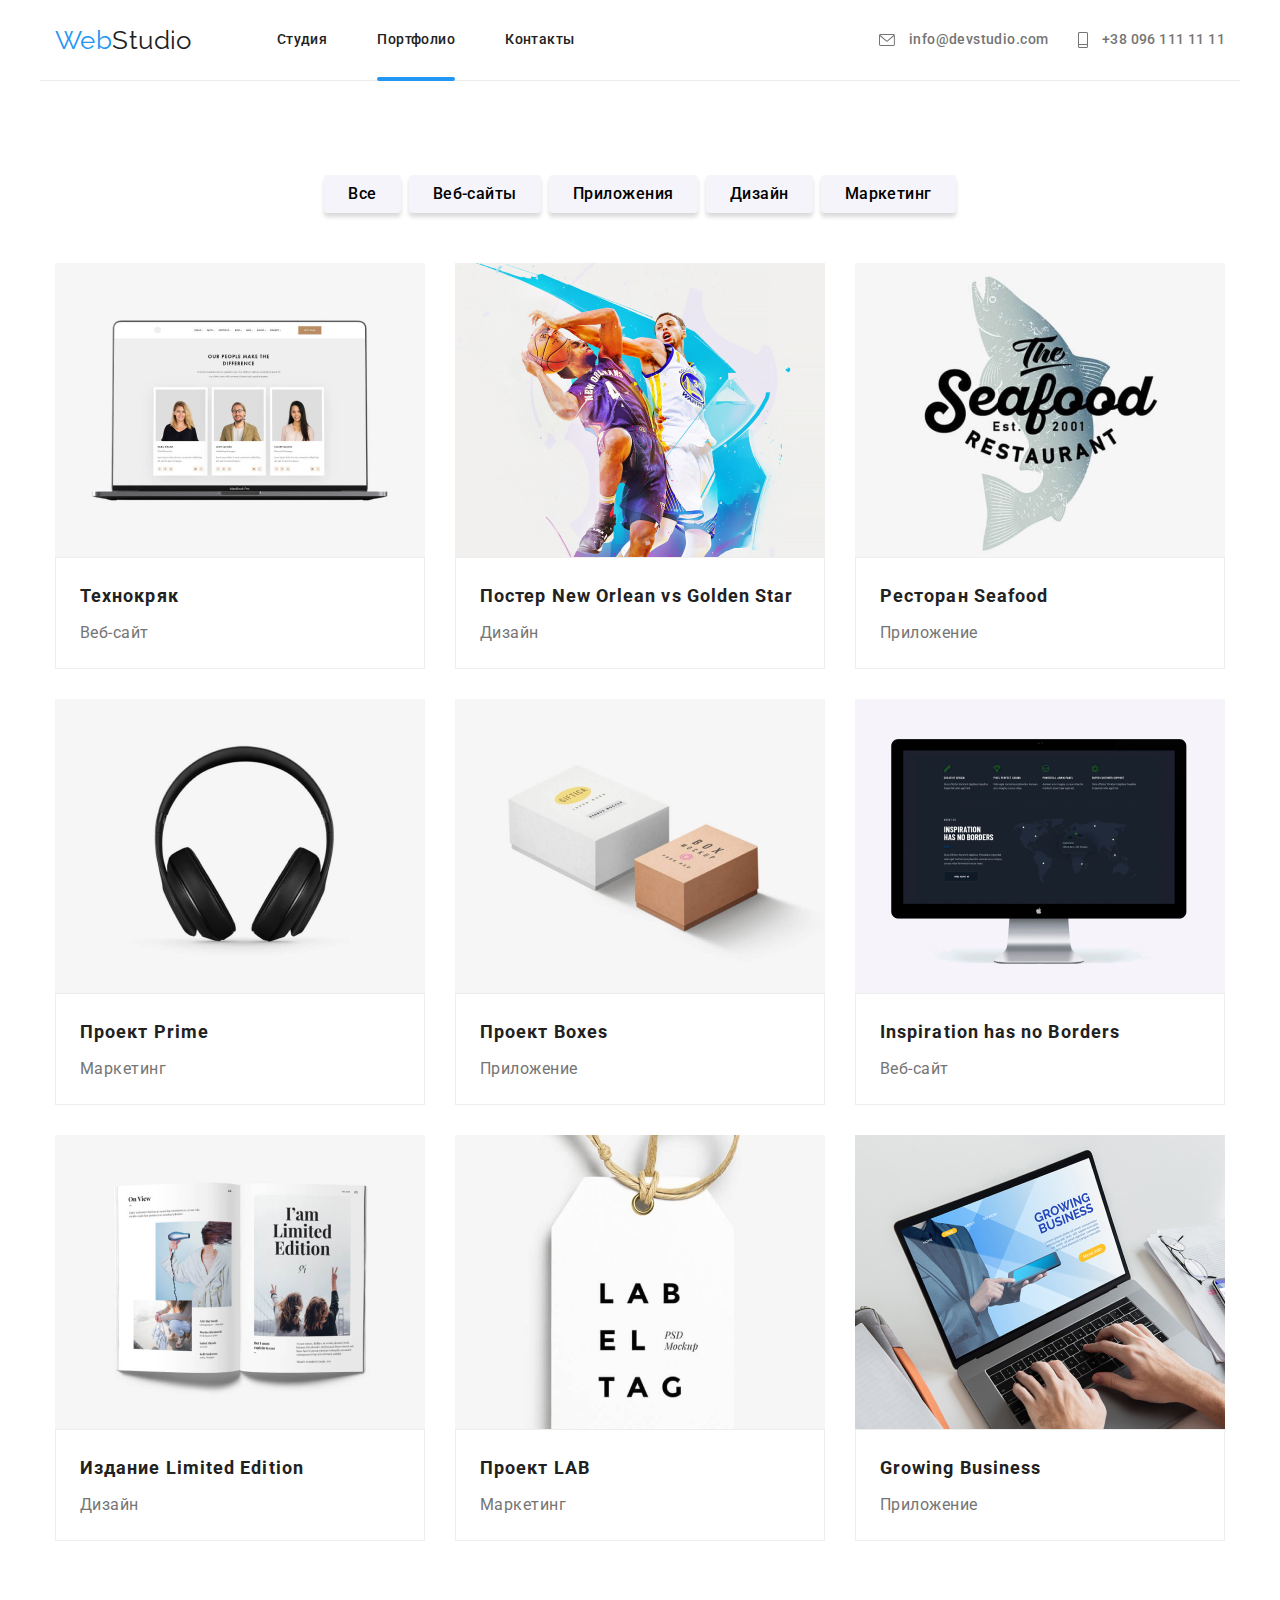
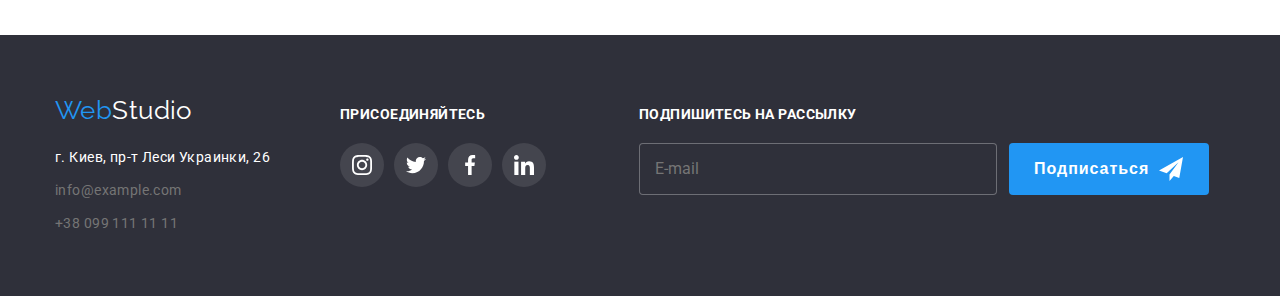
<file: portfolio.html>
<!DOCTYPE html>
<html lang="en">
  <head>
    <meta charset="UTF-8" />
    <meta name="viewport" content="width=device-width, initial-scale=1.0" />
    <title>homework</title>
    <link
      href="https://fonts.googleapis.com/css2?family=Raleway:wght@700&family=Roboto:wght@500;700;900&display=swap"
      rel="stylesheet"
    />
    <link rel="stylesheet" href="./css/main.min.css" />
  </head>
  <body>
    <header class="page-header">
      <nav class="container main-nav">
        <a href="./index.html" class="logo">
          <span class="logo-accent">Web</span>Studio</a
        >
        <ul class="site-nav list">
          <li class="item"><a href="./index.html" class="link">Студия</a></li>
          <li class="item">
            <a href="./portfolio.html" class="link site-nav-link--current"
              >Портфолио</a
            >
          </li>
          <li class="item"><a href="" class="link">Контакты</a></li>
        </ul>
        <ul class="contacts-nav list">
          <li class="contacts-nav item">
            <a href="mailto:info@devstudio.com" class="contacts-nav link">
              <svg class="icon-nav" width="16" height="12">
                <use href="./images/spritemeil.svg#icon-envelope"></use>
              </svg>
              info@devstudio.com
            </a>
          </li>
          <li class="contacts-nav item">
            <a href="tel:+380961111111" class="contacts-nav link">
              <svg class="icon-nav" width="10" height="16">
                <use href="./images/spritemeil.svg#icon-Vector"></use>
              </svg>
              +38 096 111 11 11
            </a>
          </li>
        </ul>
      </nav>
    </header>
    <main>
      <section class="section portfolio-section">
        <div class="container portfolio-container">
          <h1 class="hidden">скрытый заголовок</h1>
          <ul class="filter">
            <li class="filter-item">
              <button type="button" class="button button-secondary">Все</button>
            </li>
            <li class="filter-item">
              <button type="button" class="button button-secondary">
                Веб-сайты
              </button>
            </li>
            <li class="filter-item">
              <button type="button" class="button button-secondary">
                Приложения
              </button>
            </li>
            <li class="filter-item">
              <button type="button" class="button button-secondary">
                Дизайн
              </button>
            </li>
            <li class="filter-item">
              <button type="button" class="button button-secondary">
                Маркетинг
              </button>
            </li>
          </ul>
          <ul class="cards-list">
            <li class="cards-item">
              <a href="" class="cards-list-link">
                <div class="cards-pict">
                  <img
                    class="imcard"
                    src="./images/imgg1.jpg"
                    alt=""
                    width="370px"
                    height="294px"
                  />
                  <p class="descript-list">
                    Технокряк это современная площадка распространения
                    коронавируса. Компании используют эту платформу для
                    цифрового шпионажа и атак на защищённые сервера конкурентов.
                  </p>
                </div>
                <div class="cards-content">
                  <h2 class="other-title">Технокряк</h2>
                  <p class="other-text">Веб-сайт</p>
                </div>
              </a>
            </li>
            <li class="cards-item">
              <a href="" class="cards-list-link">
                <div class="cards-pict">
                  <img
                    class="imcard"
                    src="./images/imgg2.jpg"
                    alt=""
                    width="370px"
                    height="294px"
                  />
                  <p class="descript-list">
                    Технокряк это современная площадка распространения
                    коронавируса. Компании используют эту платформу для
                    цифрового шпионажа и атак на защищённые сервера конкурентов.
                  </p>
                </div>
                <div class="cards-content">
                  <h2 class="other-title">Постер New Orlean vs Golden Star</h2>
                  <p class="other-text">Дизайн</p>
                </div>
              </a>
            </li>
            <li class="cards-item">
              <a href="" class="cards-list-link">
                <div class="cards-pict">
                  <img
                    class="imcard"
                    src="./images/imgg3.jpg"
                    alt=""
                    width="370px"
                    height="294px"
                  />
                  <p class="descript-list">
                    Технокряк это современная площадка распространения
                    коронавируса. Компании используют эту платформу для
                    цифрового шпионажа и атак на защищённые сервера конкурентов.
                  </p>
                </div>
                <div class="cards-content">
                  <h2 class="other-title">Ресторан Seafood</h2>
                  <p class="other-text">Приложение</p>
                </div>
              </a>
            </li>
            <li class="cards-item">
              <a href="" class="cards-list-link">
                <div class="cards-pict">
                  <img
                    class="imcard"
                    src="./images/imgg4.jpg"
                    alt=""
                    width="370px"
                    height="294px"
                  />
                  <p class="descript-list">
                    Технокряк это современная площадка распространения
                    коронавируса. Компании используют эту платформу для
                    цифрового шпионажа и атак на защищённые сервера конкурентов.
                  </p>
                </div>
                <div class="cards-content">
                  <h2 class="other-title">Проект Prime</h2>
                  <p class="other-text">Маркетинг</p>
                </div>
              </a>
            </li>
            <li class="cards-item">
              <a href="" class="cards-list-link">
                <div class="cards-pict">
                  <img
                    class="imcard"
                    src="./images/imgg5.jpg"
                    alt=""
                    width="370px"
                    height="294px"
                  />
                  <p class="descript-list">
                    Технокряк это современная площадка распространения
                    коронавируса. Компании используют эту платформу для
                    цифрового шпионажа и атак на защищённые сервера конкурентов.
                  </p>
                </div>
                <div class="cards-content">
                  <h2 class="other-title">Проект Boxes</h2>
                  <p class="other-text">Приложение</p>
                </div>
              </a>
            </li>
            <li class="cards-item">
              <a href="" class="cards-list-link">
                <div class="cards-pict">
                  <img
                    class="imcard"
                    src="./images/imgg6.jpg"
                    alt=""
                    width="370px"
                    height="294px"
                  />
                  <p class="descript-list">
                    Технокряк это современная площадка распространения
                    коронавируса. Компании используют эту платформу для
                    цифрового шпионажа и атак на защищённые сервера конкурентов.
                  </p>
                </div>
                <div class="cards-content">
                  <h2 class="other-title">Inspiration has no Borders</h2>
                  <p class="other-text">Веб-сайт</p>
                </div>
              </a>
            </li>
            <li class="cards-item">
              <a href="" class="cards-list-link">
                <div class="cards-pict">
                  <img
                    class="imcard"
                    src="./images/imgg7.jpg"
                    alt=""
                    width="370px"
                    height="294px"
                  />
                  <p class="descript-list">
                    Технокряк это современная площадка распространения
                    коронавируса. Компании используют эту платформу для
                    цифрового шпионажа и атак на защищённые сервера конкурентов.
                  </p>
                </div>
                <div class="cards-content">
                  <h2 class="other-title">Издание Limited Edition</h2>
                  <p class="other-text">Дизайн</p>
                </div>
              </a>
            </li>
            <li class="cards-item">
              <a href="" class="cards-list-link">
                <div class="cards-pict">
                  <img
                    class="imcard"
                    src="./images/imgg8.jpg"
                    alt=""
                    width="370px"
                    height="294px"
                  />
                  <p class="descript-list">
                    Технокряк это современная площадка распространения
                    коронавируса. Компании используют эту платформу для
                    цифрового шпионажа и атак на защищённые сервера конкурентов.
                  </p>
                </div>
                <div class="cards-content">
                  <h2 class="other-title">Проект LAB</h2>
                  <p class="other-text">Маркетинг</p>
                </div>
              </a>
            </li>
            <li class="cards-item">
              <a href="" class="cards-list-link">
                <div class="cards-pict">
                  <img
                    class="imcard"
                    src="./images/imgg9.jpg"
                    alt=""
                    width="370px"
                    height="294px"
                  />
                  <p class="descript-list">
                    Технокряк это современная площадка распространения
                    коронавируса. Компании используют эту платформу для
                    цифрового шпионажа и атак на защищённые сервера конкурентов.
                  </p>
                </div>
                <div class="cards-content">
                  <h2 class="other-title">Growing Business</h2>
                  <p class="other-text">Приложение</p>
                </div>
              </a>
            </li>
          </ul>
        </div>
      </section>
    </main>
    <footer class="page-footer">
      <div class="container footer-container">
        <div class="footer-content">
          <div class="footer-address">
            <a href="./index.html" class="logo-studio">
              <span class="logo-accent">Web</span>Studio</a
            >
            <div class="address">
              <a
                class="address-location"
                href="https://goo.gl/maps/ZH45Ejz193mU29eU7"
                >г. Киев, пр-т Леси Украинки, 26</a
              >
              <a class="address-item" href="mailto:info@example.com"
                >info@example.com</a
              >
              <a class="address-item" href="tel:+380991111111"
                >+38 099 111 11 11</a
              >
            </div>
          </div>
          <div class="footer-socials">
            <b class="down-text">присоединяйтесь</b>
            <ul class="socials list">
              <li class="socials-item">
                <a
                  href="https://www.instagram.com/"
                  target="_blank"
                  class="socials-link"
                >
                  <svg class="socials-icon" width="20" height="20">
                    <use href="./images/spritefoo.svg#icon-instagram2"></use>
                  </svg>
                </a>
              </li>
              <li class="socials-item">
                <a
                  href="https://twitter.com/"
                  target="_blank"
                  class="socials-link"
                >
                  <svg class="socials-icon" width="20" height="20">
                    <use href="./images/spritefoo.svg#icon-twitter2"></use>
                  </svg>
                </a>
              </li>
              <li class="socials-item">
                <a
                  href="https://www.facebook.com"
                  target="_blank"
                  class="socials-link"
                >
                  <svg class="socials-icon" width="20" height="20">
                    <use href="./images/spritefoo.svg#icon-facebook2"></use>
                  </svg>
                </a>
              </li>
              <li class="socials-item">
                <a
                  href="https://www.linkedin.com/"
                  target="_blank"
                  class="socials-link"
                >
                  <svg class="socials-icon" width="20" height="20">
                    <use href="./images/spritefoo.svg#icon-linkedin2"></use>
                  </svg>
                </a>
              </li>
            </ul>
          </div>
          <div class="footer-sign">
            <b class="down-text">Подпишитесь на рассылку</b>
            <div class="footer-email">
              <input
                class="footer-input"
                type="email"
                name="footer-email"
                title="E-mail"
                placeholder="E-mail"
              />
              <button type="button" class="footer-button">
                Подписаться
                <svg class="footer-plane" width="24" height="24">
                  <use href="./images/spriteplane.svg#icon-icon-plane"></use>
                </svg>
              </button>
            </div>
          </div>
        </div>
      </div>
    </footer>
  </body>
</html>
</file>
<file: css/main.min.css>
.button{display:inline-block;font-size:16px;text-decoration:none;text-align:center;border-radius:4px;border-color:transparent;letter-spacing:0.03em;font-family:inherit;cursor:pointer}.hidden{display:none}body{background-color:#fff;color:#757575;font-family:'Roboto', sans-serif;letter-spacing:0.03em;line-height:1.14;font-weight:400;font-size:14px;margin:0}html{-webkit-box-sizing:border-box;box-sizing:border-box}*,*::before,*::after{-webkit-box-sizing:inherit;box-sizing:inherit}ul{list-style:none;padding:0;margin:0}a{text-decoration:none}h1,h2,h3,p{margin-top:0;margin-bottom:0}.list{margin:0px;list-style:none}li{display:item}.container{padding:0 15px;margin:0 auto;max-width:1200px}.section{padding-top:94px}.section-title{margin-top:0;margin-bottom:50px;color:#212121;font-weight:700;font-size:36px;line-height:1.16;text-align:center}.logo{color:#212121;font-family:'Raleway', cursive;text-decoration:none;font-size:26px;line-height:1.19}.logo-accent{color:#2196f3}.main-nav{display:-webkit-box;display:-ms-flexbox;display:flex;-webkit-box-align:center;-ms-flex-align:center;align-items:center;border-bottom:1px solid #ececec}.site-nav-link--current{position:relative;color:#2196f3}.site-nav-link--current::before{background-color:#2196f3;border-radius:2px;content:'';position:absolute;width:100%;height:4px;left:0;bottom:-1px}.site-nav{display:-webkit-box;display:-ms-flexbox;display:flex;margin-left:85px}.site-nav .link{display:block;padding-bottom:32px;padding-top:32px;color:#212121;font-weight:500;font-size:14px;line-height:1.14;text-decoration:none}.site-nav .link:hover,.site-nav .link:focus{color:#2196f3}.site-nav .item:not(:last-child){margin-right:50px}.contacts-nav{display:-webkit-box;display:-ms-flexbox;display:flex;margin-left:auto}.contacts-nav .link{padding-bottom:32px;padding-top:32px;-webkit-box-pack:center;-ms-flex-pack:center;justify-content:center;display:block;color:#757575;font-weight:500;font-size:14px;line-height:1.14;text-decoration:none}.contacts-nav .link:hover,.contacts-nav .link:focus{color:#2196f3}.contacts-nav .item:not(:last-child){margin-right:30px}.icon-nav{fill:#757575;fill:currentColor;display:-webkit-inline-box;display:-ms-inline-flexbox;display:inline-flex;margin-right:10px;vertical-align:middle;-webkit-box-pack:center;-ms-flex-pack:center;justify-content:center}.icon-nav:hover,.icon-nav:focus{fill:#2196f3}.hero-container{padding:200px 270px}.hero{padding:200px 0;background-image:-webkit-gradient(linear, left top, right top, from(rgba(47,48,58,0.8)), to(rgba(47,48,58,0.8))),url(../images/hero1.png);background-image:linear-gradient(to right, rgba(47,48,58,0.8), rgba(47,48,58,0.8)),url(../images/hero1.png);text-align:center;background-repeat:no-repeat;background-position:center;background-size:cover}.hero-title{color:#fff;margin-bottom:30px;font-weight:900;font-size:44px;line-height:1.39;letter-spacing:0.06em;text-transform:uppercase}.button-hero{background-color:#2196f3;color:#fff;-webkit-box-shadow:0px 4px 4px rgba(0,0,0,0.15);box-shadow:0px 4px 4px rgba(0,0,0,0.15);padding:10px 0;min-width:200px;height:50px;font-weight:700;line-height:1.87;letter-spacing:0.06em;vertical-align:middle}.features .item.item:not(:last-child){margin-right:30px}.features{display:-webkit-box;display:-ms-flexbox;display:flex}.features-img{background-color:#f5f4fa;display:block;margin-bottom:30px;width:270px;height:120px;border-radius:4px;padding:25px 100px}.features-title{font-size:inherit;font-weight:700;text-transform:uppercase;color:#212121;margin-bottom:10px}.features-text{color:#757575;margin-bottom:0;line-height:1.71}.work-section{padding-bottom:94px}.work .item{position:relative}.work .item:not(:last-child){margin-right:30px}.work{display:-webkit-box;display:-ms-flexbox;display:flex;margin-right:auto;margin-left:auto}.work-title{background-color:rgba(47,48,58,0.8);color:#fff;padding:27px 0;width:-webkit-fill-available;border-radius:0px 0px 4px 4px;position:absolute;text-align:center;bottom:2px}.team-section{background-color:#f5f4fa;padding-bottom:94px}.team .item{background-color:#fff;-webkit-box-shadow:0px 2px 1px rgba(0,0,0,0.2),0px 1px 1px rgba(0,0,0,0.14),0px 1px 3px rgba(0,0,0,0.12);box-shadow:0px 2px 1px rgba(0,0,0,0.2),0px 1px 1px rgba(0,0,0,0.14),0px 1px 3px rgba(0,0,0,0.12);border-radius:4px;display:-webkit-box;display:-ms-flexbox;display:flex;-webkit-box-orient:vertical;-webkit-box-direction:normal;-ms-flex-direction:column;flex-direction:column;-webkit-box-align:center;-ms-flex-align:center;align-items:center}.social{display:-webkit-box;display:-ms-flexbox;display:flex;-webkit-box-orient:horizontal;-webkit-box-direction:normal;-ms-flex-direction:row;flex-direction:row;padding-bottom:30px}.social-item:not(:last-child){margin-right:10px}.social-icon{fill:#afb1b8}.social-link{border-radius:50%;height:44px;width:44px;display:inline-block;display:-webkit-box;display:-ms-flexbox;display:flex;-webkit-box-pack:center;-ms-flex-pack:center;justify-content:center;-webkit-box-align:center;-ms-flex-align:center;align-items:center}.social-link:hover,.social-link:focus{background-color:#2196f3;color:#fff}.social-link:hover svg{fill:#fff}.social-item{display:-webkit-box;display:-ms-flexbox;display:flex;-webkit-box-align:center;-ms-flex-align:center;align-items:center;-webkit-box-pack:center;-ms-flex-pack:center;justify-content:center;border-radius:50%;width:44px;height:44px}.social .item a{width:44px;height:44px;text-align:center;border-radius:50%}.social .item{margin-right:0}.team .item:not(:last-child){margin-right:30px}.team-text{color:#757575;text-align:center}.team{display:-webkit-box;display:-ms-flexbox;display:flex;font-size:16px;line-height:1.19}.team-desc{margin-top:30px;margin-bottom:16px}.team-name{color:#212121;margin-bottom:10px;font-size:inherit;font-weight:500;text-align:center}.clients-section{padding-bottom:94px}.clients-list .item:not(:last-child){margin-right:30px}.clients-list{display:-webkit-box;display:-ms-flexbox;display:flex}.clients-link:hover svg,.clients-link:focus svg{fill:#2196f3}.clients-icon{fill:#afb1b8}.clients-list .item{border:1px solid #afb1b8;border-radius:4px;-webkit-box-align:center;-ms-flex-align:center;align-items:center;width:170px}.clients-list .item:hover{border-color:#2196f3}.clients-link{display:-webkit-box;display:-ms-flexbox;display:flex;-webkit-box-orient:horizontal;-webkit-box-direction:normal;-ms-flex-direction:row;flex-direction:row;-webkit-box-align:center;-ms-flex-align:center;align-items:center;-webkit-box-pack:center;-ms-flex-pack:center;justify-content:center;width:170px;height:90px;border-radius:4px}.portfolio-section{padding-top:94px;padding-bottom:94px}.button-secondary{background-color:#f5f4fa;-webkit-box-shadow:0px 4px 4px rgba(0,0,0,0.15);box-shadow:0px 4px 4px rgba(0,0,0,0.15);display:inline-block;padding-right:22px;padding-left:22px;height:38px;font-weight:500;line-height:1.62;letter-spacing:0.03em}.button-secondary:hover,.button-secondary:focus{background-color:#2196f3;color:#fff}.filter-item:not(:last-child){margin-right:8px}.filter{display:-webkit-box;display:-ms-flexbox;display:flex;-webkit-box-pack:center;-ms-flex-pack:center;justify-content:center;margin-right:auto;margin-left:auto;margin-bottom:50px}.imcard{display:block;max-width:100%}.cards-content{padding:20px 24px;border:1px solid #eeeeee;-webkit-box-sizing:border-box;box-sizing:border-box}.cards-item{width:calc((100% - 60px) / 3);margin-right:30px;margin-bottom:30px}.cards-item:nth-last-child(-n+3){margin-bottom:0}.cards-item:nth-child(3n){margin-right:0}.cards-list{display:-webkit-box;display:-ms-flexbox;display:flex;-ms-flex-wrap:wrap;flex-wrap:wrap;margin-right:auto;margin-left:auto}.other-title{margin-bottom:4px;margin-top:0;color:#212121;font-weight:700;font-size:18px;line-height:2;letter-spacing:0.06em}.other-text{margin:0;color:#757575;font-weight:400;font-size:16px;line-height:1.87;letter-spacing:0.03em}.text-rimary{background-color:#2196f3;color:#fff;font-weight:400;font-size:18px;line-height:1.55;letter-spacing:0.03em}.cards-pict{position:relative;overflow:hidden}.descript-list{color:#fff;background-color:rgba(33,150,243,0.9);position:absolute;top:0;margin:0;padding:63px 24px;width:100%;height:100%;font-size:18px;line-height:1.56;-webkit-transform:translateY(100%);transform:translateY(100%);-webkit-transition:-webkit-transform 250ms cubic-bezier(0.4, 0, 0.2, 1);transition:-webkit-transform 250ms cubic-bezier(0.4, 0, 0.2, 1);transition:transform 250ms cubic-bezier(0.4, 0, 0.2, 1);transition:transform 250ms cubic-bezier(0.4, 0, 0.2, 1), -webkit-transform 250ms cubic-bezier(0.4, 0, 0.2, 1)}.cards-list-link{display:block}.cards-list-link:hover{-webkit-box-shadow:1px 4px 6px rgba(0,0,0,0.16),0px 4px 4px rgba(0,0,0,0.06),0px 1px 1px rgba(0,0,0,0.12);box-shadow:1px 4px 6px rgba(0,0,0,0.16),0px 4px 4px rgba(0,0,0,0.06),0px 1px 1px rgba(0,0,0,0.12)}.cards-list-link:hover .descript-list{-webkit-transform:translateY(0);transform:translateY(0);opacity:1}.page-footer{background-color:#2f303a}.footer-content{padding:60px 0;display:-webkit-box;display:-ms-flexbox;display:flex;-webkit-box-align:baseline;-ms-flex-align:baseline;align-items:baseline;-webkit-box-orient:horizontal;-webkit-box-direction:normal;-ms-flex-direction:row;flex-direction:row}.logo-studio{margin-bottom:20px;color:#fff;font-family:Raleway, cursive;text-decoration:none;font-size:26px;line-height:1.19;display:block}.address-location,.address-item{display:block;line-height:1.71}.address-location{color:#fff}.address-item{color:#757575}.address-location,.address-item:not(:last-child){margin-bottom:9px}.footer-address{display:block;-webkit-box-orient:vertical;-webkit-box-direction:normal;-ms-flex-direction:column;flex-direction:column}.footer-socials{margin-left:70px;-webkit-box-orient:vertical;-webkit-box-direction:normal;-ms-flex-direction:column;flex-direction:column}.down-text{display:block;margin-bottom:20px;color:#fff;font-weight:700;font-size:14px;line-height:1.14;letter-spacing:0.03em;text-transform:uppercase}.socials-icon{fill:#fff}.socials-link{background-color:rgba(255,255,255,0.1);display:-webkit-box;display:-ms-flexbox;display:flex;-webkit-box-pack:center;-ms-flex-pack:center;justify-content:center;-webkit-box-align:center;-ms-flex-align:center;align-items:center;width:44px;height:44px;border-radius:50%}.socials-link:hover,.socials-link:focus{background-color:#2196f3;color:#fff}.socials{display:-webkit-box;display:-ms-flexbox;display:flex;-webkit-box-orient:horizontal;-webkit-box-direction:normal;-ms-flex-direction:row;flex-direction:row}.socials-item:not(:last-child){margin-right:10px}.footer-input{width:358px;margin:0;padding-left:15px;font-size:16px;line-height:1.25;color:#fff;background-color:#2f303a;border-radius:4px;border:1px solid rgba(255,255,255,0.3);font-family:inherit;outline:none}.footer-email{display:-webkit-box;display:-ms-flexbox;display:flex}.footer-button{color:#fff;background-color:#2196f3;cursor:pointer;display:-webkit-box;display:-ms-flexbox;display:flex;-webkit-box-align:center;-ms-flex-align:center;align-items:center;text-align:center;width:200px;padding:10px 24px;margin-left:12px;border:1px solid transparent;border-radius:4px;font-weight:700;font-size:16px;line-height:1.87;letter-spacing:0.06em;-webkit-transition:color 250ms cubic-bezier(0.4, 0, 0.2, 1),background-color 250ms cubic-bezier(0.4, 0, 0.2, 1),border 250ms cubic-bezier(0.4, 0, 0.2, 1);transition:color 250ms cubic-bezier(0.4, 0, 0.2, 1),background-color 250ms cubic-bezier(0.4, 0, 0.2, 1),border 250ms cubic-bezier(0.4, 0, 0.2, 1)}.footer-button .footer-plane{display:block;margin-left:10px}.footer-sign{margin-left:93px}.is-hidden{opacity:0;pointer-events:none}.backdrop.is-hidden{opacity:0;pointer-events:none}.backdrop{position:fixed;top:0;left:0;width:100%;height:100%;background-color:rgba(0,0,0,0.2);opacity:1;-webkit-transition:opacity 250ms cubic-bezier(0.4, 0, 0.2, 1);transition:opacity 250ms cubic-bezier(0.4, 0, 0.2, 1)}.backdrop.is-hidden .modal{-webkit-transform:translate(-50%, -50%) scale(1.1);transform:translate(-50%, -50%) scale(1.1)}.modal{background-color:#ffffff;position:absolute;top:50%;left:50%;-webkit-transform:translate(-50%, -50%);transform:translate(-50%, -50%);min-width:528px;min-height:581px;padding:40px;-webkit-box-shadow:0px 2px 1px rgba(0,0,0,0.2),0px 1px 1px rgba(0,0,0,0.14),0px 1px 3px rgba(0,0,0,0.12);box-shadow:0px 2px 1px rgba(0,0,0,0.2),0px 1px 1px rgba(0,0,0,0.14),0px 1px 3px rgba(0,0,0,0.12);border-radius:4px;-webkit-transition:-webkit-transform 250ms cubic-bezier(0.4, 0, 0.2, 1);transition:-webkit-transform 250ms cubic-bezier(0.4, 0, 0.2, 1);transition:transform 250ms cubic-bezier(0.4, 0, 0.2, 1);transition:transform 250ms cubic-bezier(0.4, 0, 0.2, 1), -webkit-transform 250ms cubic-bezier(0.4, 0, 0.2, 1)}.icon-modal{position:absolute;top:50%;left:16px;-webkit-transform:translateY(-50%);transform:translateY(-50%);fill:#212121;-webkit-transition:all 250ms cubic-bezier(0.4, 0, 0.2, 1) 0s;transition:all 250ms cubic-bezier(0.4, 0, 0.2, 1) 0s;display:inline-block}.modal-close{background:#ffffff;border:1px solid rgba(0,0,0,0.1);cursor:pointer;position:absolute;display:-webkit-box;display:-ms-flexbox;display:flex;-webkit-box-pack:center;-ms-flex-pack:center;justify-content:center;-webkit-box-align:center;-ms-flex-align:center;align-items:center;top:22px;right:22px;-webkit-transform:translate(50%, -50%);transform:translate(50%, -50%);width:31px;height:30px;border-radius:50%}.modal-close:focus,.modal-close:hover{fill:#2196f3}.modal-title{margin-top:0;margin-bottom:30px;color:#212121;display:block;font-weight:700;font-size:20px;text-align:center;line-height:1.15}.form-field input{border:1px solid rgba(33,33,33,0.2);width:100%;margin:0;padding:12px 16px 12px 42px;border-radius:4px;outline:none}.form-field{position:relative;display:-webkit-box;display:-ms-flexbox;display:flex}.form-field:not(:last-child){margin-bottom:28px}.form-field span{position:absolute;top:50%;left:42px;-webkit-transform:translateY(-50%);transform:translateY(-50%);font-weight:400;font-size:12px;line-height:1.14;letter-spacing:0.01em;-webkit-transition:all 250ms cubic-bezier(0.4, 0, 0.2, 1) 0s;transition:all 250ms cubic-bezier(0.4, 0, 0.2, 1) 0s}.form-input:hover ~ .icon-modal,.form-input:focus ~ .icon-modal{fill:#2196f3}.form-field .icon-modal{fill:#212121;position:absolute;top:50%;left:16px;-webkit-transform:translateY(-50%);transform:translateY(-50%);display:inline-block;-webkit-transition:all 250ms cubic-bezier(0.4, 0, 0.2, 1) 0s;transition:all 250ms cubic-bezier(0.4, 0, 0.2, 1) 0s}.form-field:focus-within>.form-item,.form-input:not(:placeholder-shown)+.form-item{color:#2196f3;-webkit-transform:translate(-26px, -37px);transform:translate(-26px, -37px);font-size:12px}.form-field:hover>.form-item,.form-input:not(:placeholder-shown)+.form-item{color:#2196f3;-webkit-transform:translate(-26px, -37px);transform:translate(-26px, -37px);font-size:12px}.comment:hover,.form-input:hover,.form-input:focus,.comment:focus{border-color:#2196f3;outline:none}.form-comment{position:relative}.form-comment-label{position:absolute;top:12px;left:16px;font-weight:400;font-size:12px;line-height:1.16;letter-spacing:0.01em;-webkit-transition:all 250ms cubic-bezier(0.4, 0, 0.2, 1) 0s;transition:all 250ms cubic-bezier(0.4, 0, 0.2, 1) 0s}.comment:hover+.form-comment-label,.comment:not(:placeholder-shown) ~ .form-comment-label{color:#2196f3;-webkit-transform:translateY(-31px);transform:translateY(-31px);font-size:12px}.comment:focus+.form-comment-label,.comment:not(:placeholder-shown) ~ .form-comment-label{color:#2196f3;-webkit-transform:translateY(-31px);transform:translateY(-31px);font-size:12px}.comment{border:1px solid rgba(33,33,33,0.2);margin-bottom:20px;padding:12px 16px;width:100%;height:120px;border-radius:4px;outline:none;resize:none}.form-label{position:absolute;top:12px;left:16px;font-size:14px;line-height:1.14;letter-spacing:0.01em;-webkit-transition:all 250ms cubic-bezier(0.4, 0, 0.2, 1) 0s;transition:all 250ms cubic-bezier(0.4, 0, 0.2, 1) 0s}.hero-form{display:-webkit-box;display:-ms-flexbox;display:flex;-webkit-box-orient:vertical;-webkit-box-direction:normal;-ms-flex-direction:column;flex-direction:column}.checkbox:checked+.icon-mark{border-color:transparent;background-color:#2196f3;background-image:url(../images/icon-check.svg);background-size:contain;background-origin:border-box}.form-field-mark .checkbox{position:absolute;width:1px;height:1px;margin:-1px;border:0;padding:0;clip:rect(0 0 0 0);overflow:hidden}.form-field-mark .icon-mark{border:2px solid #212121;display:inline-block;width:16px;height:16px;margin-right:7px;border-radius:2px;-webkit-transform:scale(1.2);transform:scale(1.2);-webkit-transition:all 250ms cubic-bezier(0.4, 0, 0.2, 1) 0s;transition:all 250ms cubic-bezier(0.4, 0, 0.2, 1) 0s}.form-field-mark .text-mark{font-size:14px;line-height:1.71;font-weight:400;letter-spacing:0.03em}.form-field-mark{display:-webkit-box;display:-ms-flexbox;display:flex;-webkit-box-align:center;-ms-flex-align:center;align-items:center;-webkit-box-pack:center;-ms-flex-pack:center;justify-content:center;margin-bottom:30px}.form-field-mark .terms-link{color:#2196f3;text-decoration:underline}.button-modal{margin-right:auto;margin-left:auto;display:-webkit-inline-box;display:-ms-inline-flexbox;display:inline-flex;-webkit-box-align:center;-ms-flex-align:center;align-items:center;-webkit-box-pack:center;-ms-flex-pack:center;justify-content:center;padding-top:10px;padding-bottom:10px;width:200px;height:50px;font-weight:700;line-height:1.87;letter-spacing:0.06em;vertical-align:middle;color:#fff;background-color:#2196f3;-webkit-box-shadow:0px 4px 4px rgba(0,0,0,0.15);box-shadow:0px 4px 4px rgba(0,0,0,0.15);-webkit-transition:all 250ms cubic-bezier(0.4, 0, 0.2, 1) 0s;transition:all 250ms cubic-bezier(0.4, 0, 0.2, 1) 0s}
/*# sourceMappingURL=main.min.css.map */
</file>
